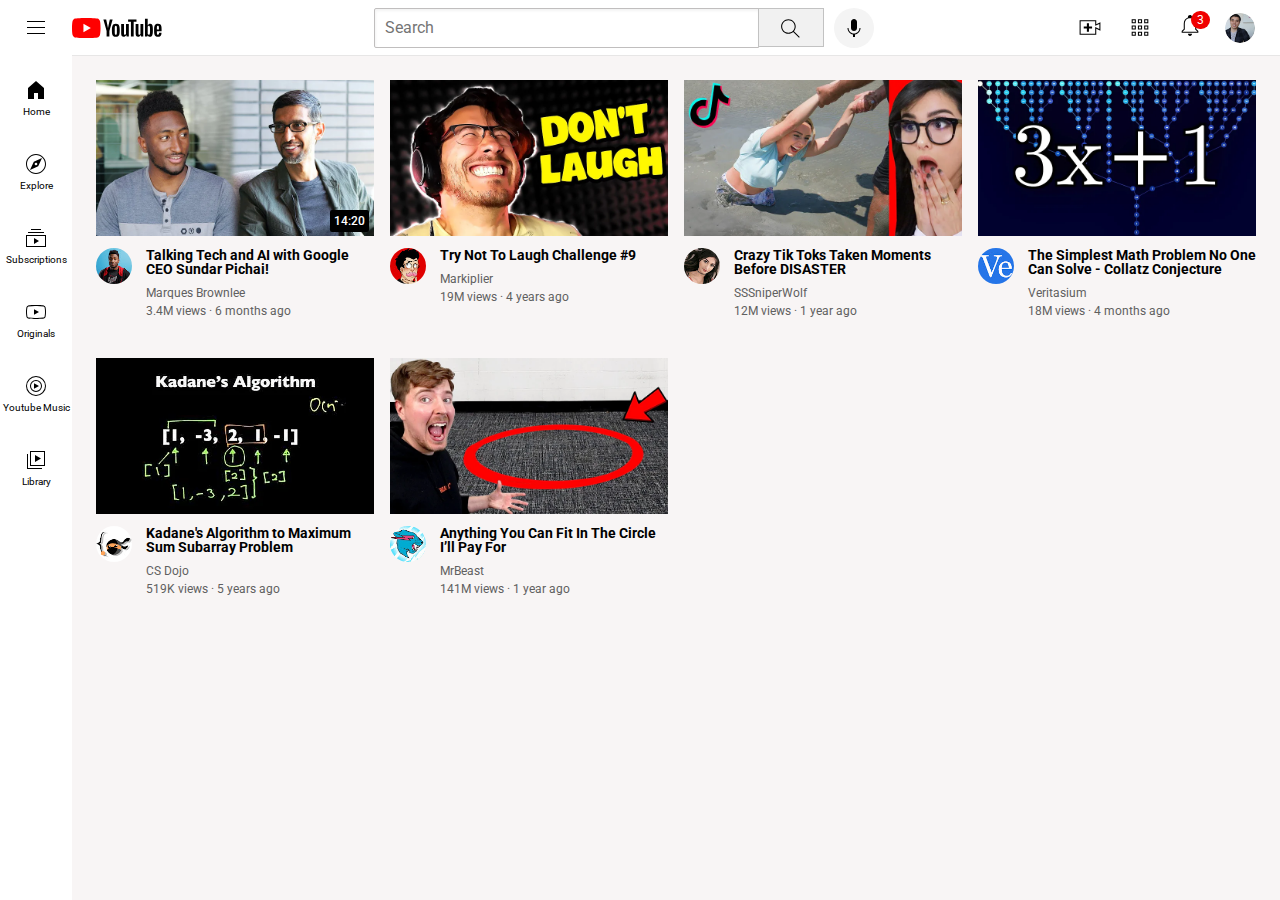
<file: index.html>
<!DOCTYPE html>
<html>
  <head>
    <title>Youtube.com Clone</title>
    <link rel="preconnect" href="https://fonts.googleapis.com">
<link rel="preconnect" href="https://fonts.gstatic.com" crossorigin>
<link href="https://fonts.googleapis.com/css2?family=Roboto:wght@300;400;700;900&display=swap" rel="stylesheet">
    <link rel="stylesheet" href="styles/general.css">
    <link rel="stylesheet" href="styles/video.css">
    <link rel="stylesheet" href="styles/header.css">
    <link rel="stylesheet" href="styles/sidebar.css">
  </head>
  <body>
    <div class="header">
        <div class="left-section">

            <img src="Icons/hamburger-menu.svg" class="hamburger-menu">

            <img src="Icons/youtube-logo.svg" class="youtube-logo">

        </div>
        <div class="middle-section">
            <input class="search-bar" input="text" placeholder="Search" />
            <button class="search-button">
                <img src="Icons/search.svg" class="search-icon">
            </button>
            <button class="voice-search-button">
                <img src="Icons/voice-search-icon.svg" class="voice-search-icon">
            </button>
        </div>
        <div class="right-section">
            <img src="Icons/upload.svg" class="upload-icon">
            <img src="Icons/youtube-apps.svg" class="youtube-apps-icon">
            <div class="notification-icon-container"> 
                <img src="Icons/notifications.svg" class="notification-icon">
                <div class="notification-count">3</div>
            </div>
           
            <img src="Channel-Pictures/my-channel.jpeg" class="my-channel-picture">
        </div>
        
    </div>

    <div class="sidebar">
        <div class="sidebar-link">
            <img src="Icons/home.svg">
            <div>Home</div>
        </div>
        <div class="sidebar-link" >
            <img src="Icons/explore.svg">
            <div>Explore</div>
        </div>
        <div class="sidebar-link">
            <img src="Icons/subscriptions.svg">
            <div>Subscriptions</div>
        </div>
        <div class="sidebar-link">
            <img src="Icons/originals.svg">
            <div>Originals</div>
        </div>
        <div class="sidebar-link">
            <img src="Icons/youtube-music.svg">
            <div>Youtube Music</div>
        </div>
        <div class="sidebar-link">
            <img src="Icons/library.svg">
            <div>Library</div>
        </div>
    </div>
   

    <div class="video-grid">
        <div class="video-preview">
            <div class="thumbnail-row">
                <img class="thumbnail" src="thumbnails/thumbnail-1.webp" />
                <div class="video-time">14:20</div>
            </div>
            <div class="video-info-grid">
              <div class="channel-picture">
                  <img class="profile-picture" src="Channel-Pictures/channel-1.jpeg">
              </div>
              <div class="video-info">
                  <p class="video-title">
                      Talking Tech and AI with Google CEO Sundar Pichai!
                    </p>
                    <p class="video-author">Marques Brownlee</p>
            
                    <p class="video-stats">3.4M views · 6 months ago</p>
              </div>    
            </div>
        </div>
        <div class="video-preview">
      
              <div class="thumbnail-row">
                  <img class="thumbnail" src="thumbnails/thumbnail-2.webp" />
              </div>
      
              <div class="video-info-grid">
                  <div class="channel-picture">
                      <img class="profile-picture" src="Channel-Pictures/channel-2.jpeg">
                  </div>
                  <div class="video-info">
                      <p class="video-title">Try Not To Laugh Challenge #9</p>
                      <p class="video-author">Markiplier</p>
                
                      <p class="video-stats">19M views · 4 years ago</p>
                  </div>
          
                
              </div>
              
        </div>
        <div class="video-preview">
              <div class="thumbnail-row">
                <img class="thumbnail" src="thumbnails/thumbnail-3.webp" />
            </div>
              <div class="video-info-grid">
                <div class="channel-picture">
                    <img class="profile-picture" src="Channel-Pictures/channel-3.jpeg">
                </div>
                <div class="video-info">
                    <p class="video-title">
                        Crazy Tik Toks Taken Moments Before DISASTER
                      </p>
                      <p class="video-author">SSSniperWolf</p>
              
                      <p class="video-stats">12M views · 1 year ago</p>
                </div>    
            </div>
        </div>
        <div class="video-preview">
        
                <div class="thumbnail-row">
                    <img class="thumbnail" src="thumbnails/thumbnail-4.webp" />
                </div>
        
                <div class="video-info-grid">
                    <div class="channel-picture">
                        <img class="profile-picture" src="Channel-Pictures/channel-4.jpeg">
                    </div>
                    <div class="video-info">
                        <p class="video-title">The Simplest Math Problem No One Can Solve - Collatz Conjecture</p>
                        <p class="video-author">Veritasium</p>
                  
                        <p class="video-stats">18M views · 4 months ago</p>
                    </div>
            
                  
                </div>
                 
        </div>
        <div class="video-preview">
            <div class="thumbnail-row">
              <img class="thumbnail" src="thumbnails/thumbnail-5.webp" />
              </div>
            <div class="video-info-grid">
              <div class="channel-picture">
                  <img class="profile-picture" src="Channel-Pictures/channel-5.jpeg">
              </div>
              <div class="video-info">
                  <p class="video-title">
                    Kadane's Algorithm to Maximum Sum Subarray Problem
                    </p>
                    <p class="video-author">CS Dojo</p>
            
                    <p class="video-stats">519K views · 5 years ago</p>
              </div>    
            </div>
      </div>
      <div class="video-preview">
      
              <div class="thumbnail-row">
                  <img class="thumbnail" src="thumbnails/thumbnail-6.webp" />
              </div>
      
              <div class="video-info-grid">
                  <div class="channel-picture">
                      <img class="profile-picture" src="Channel-Pictures/channel-6.jpeg">
                  </div>
                  <div class="video-info">
                      <p class="video-title">Anything You Can Fit In The Circle I’ll Pay For</p>
                      <p class="video-author">MrBeast</p>
                
                      <p class="video-stats">141M views · 1 year ago</p>
                  </div>
          
                
              </div>
              
      </div>
          </div>
            </div>
        
    </div>
    
  </body>
</html>
</file>
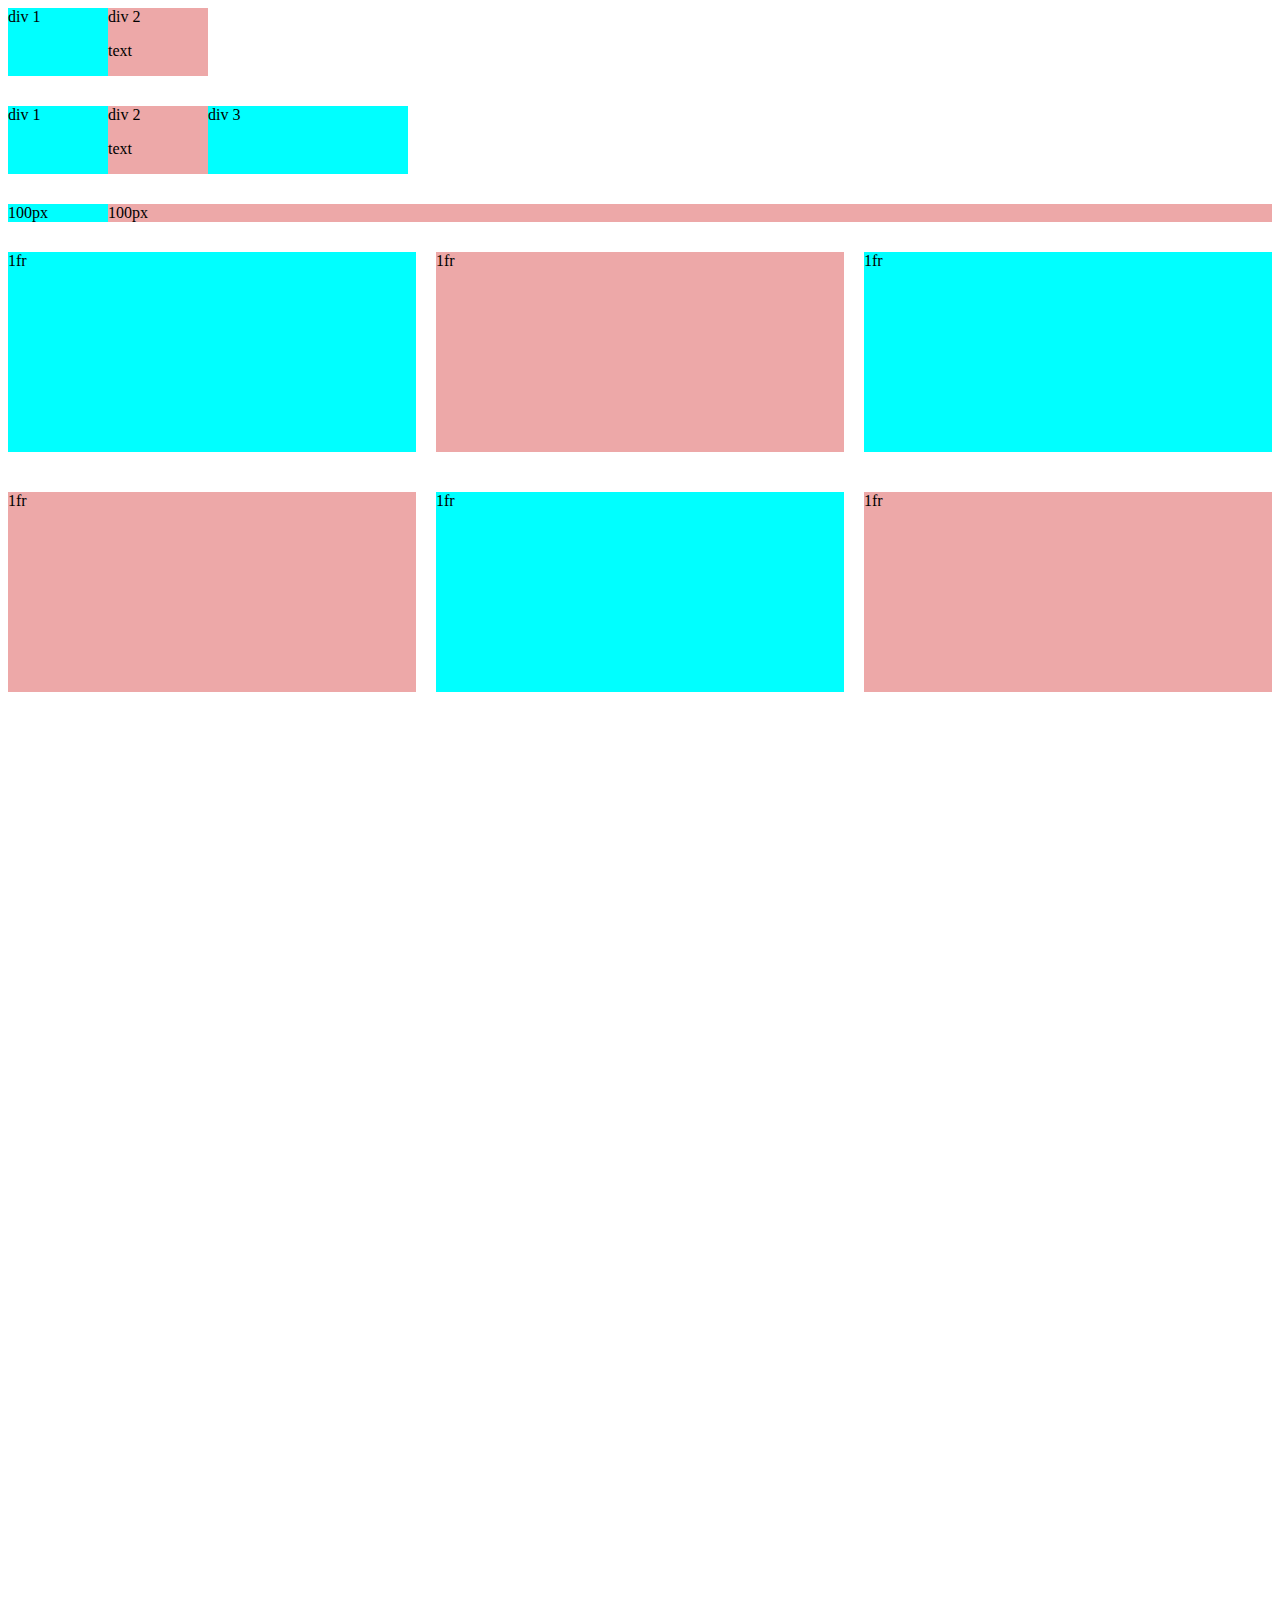
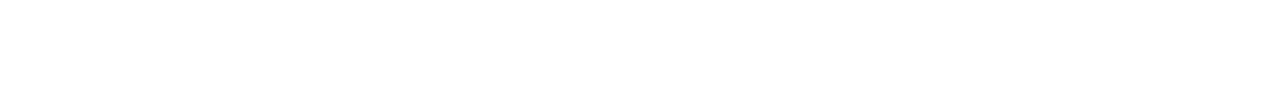
<file: grid.html>
<!DOCTYPE html>
<html>
    <head>
        <title>Grid Practice</title>
    </head>
    <body style="padding-bottom:1000px ;">
        <div style="display: grid;
        grid-template-columns: 100px 100px;">
            <div style="background-color:aqua">div 1</div>
            <div style="background-color:rgb(237, 168, 168)">div 2<p>text</p></div>
        </div>
        <div style="display: grid;
        grid-template-columns: 100px 100px 200px; margin-top: 30px;">
            <div style="background-color:aqua">div 1</div>
            <div style="background-color:rgb(237, 168, 168)">div 2<p>text</p></div>
            <div style="background-color:aqua">div 3</div>
        </div>
        <div style="display: grid;
        grid-template-columns: 100px 1fr; margin-top: 30px; ">
            <div style="background-color:aqua">100px</div>
            <div style="background-color:rgb(237, 168, 168)">100px</div>
            
        </div>
        <div style="display: grid;
        grid-template-columns: 1fr 1fr 1fr; margin-top: 30px;column-gap: 20px; row-gap:40px  ">
            <div style="background-color:aqua; height:200px">1fr</div>
            <div style="background-color:rgb(237, 168, 168); height:200px">1fr</div>
            <div style="background-color:aqua; height:200px">1fr</div>
            <div style="background-color:rgb(237, 168, 168); height:200px">1fr</div>
            <div style="background-color:aqua; height:200px">1fr</div>
            <div style="background-color:rgb(237, 168, 168); height:200px">1fr</div>
           
            
        </div>
    </body>
</html>
</file>
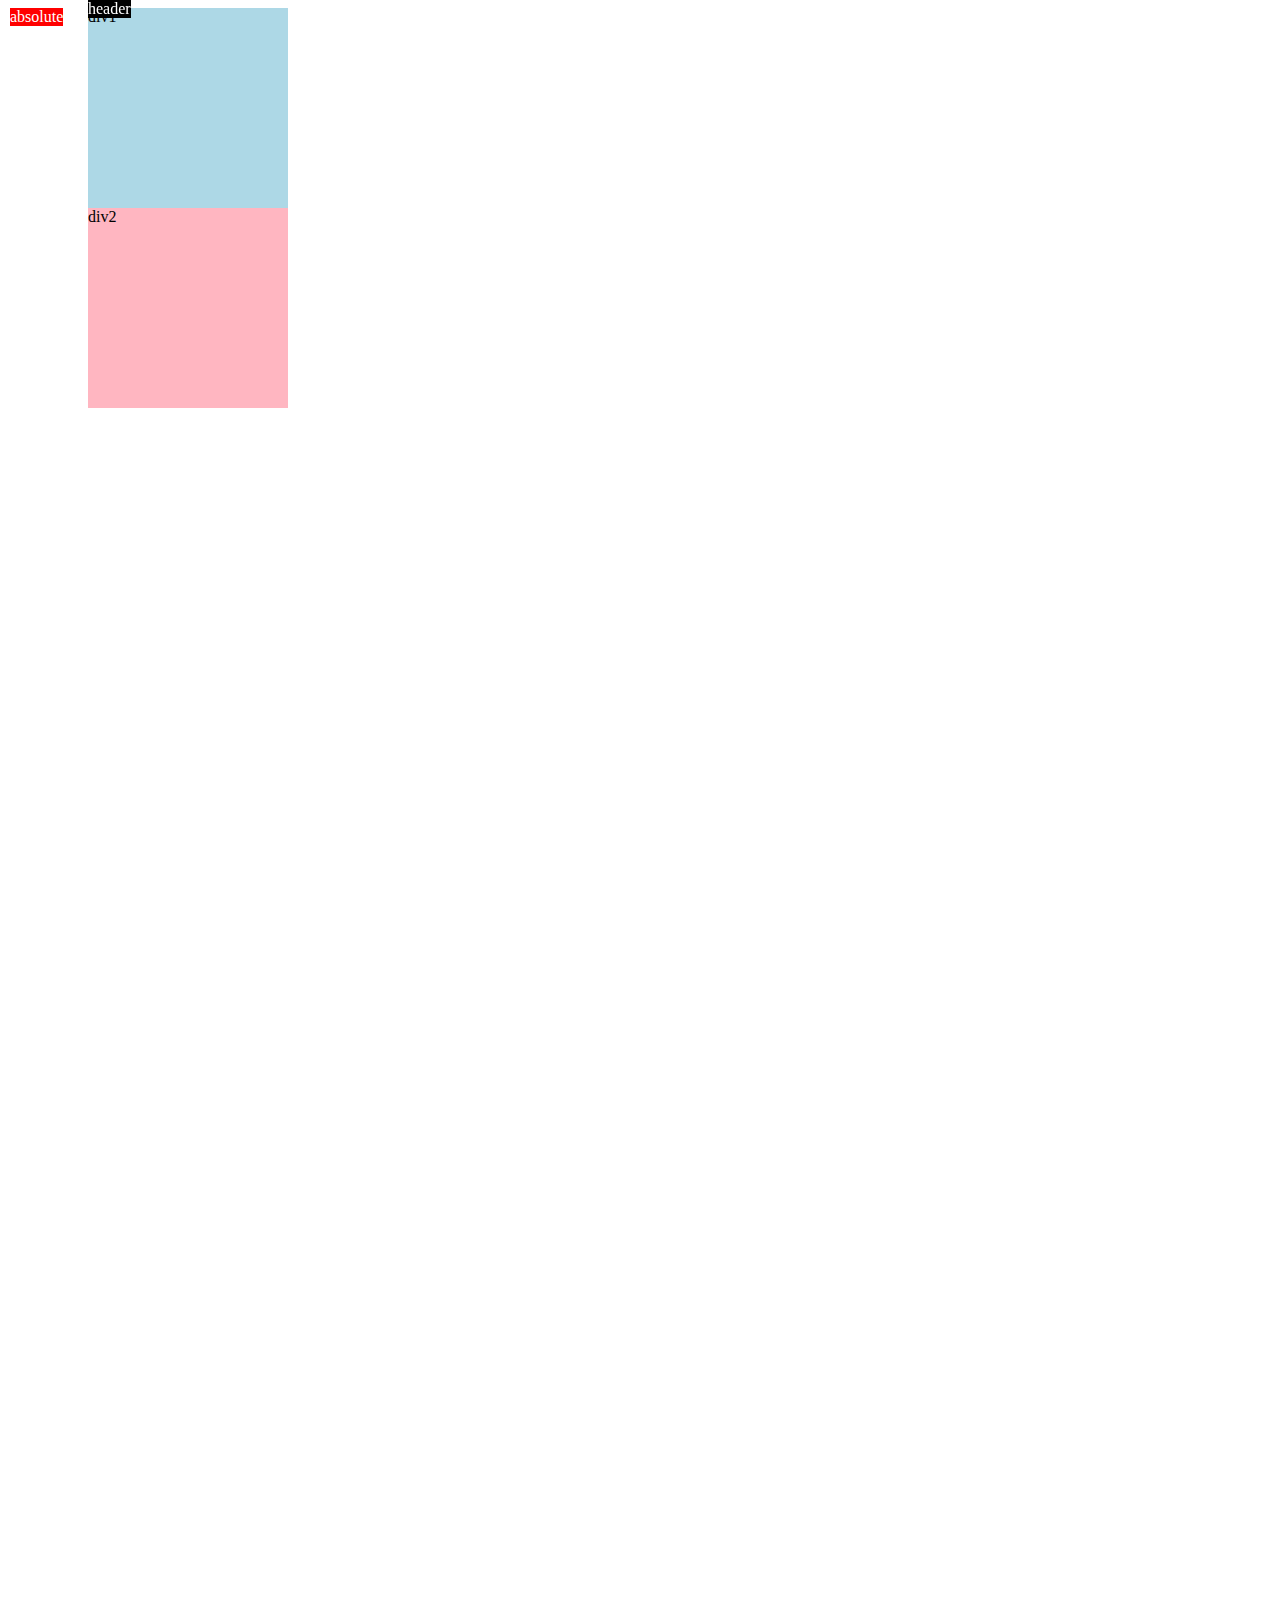
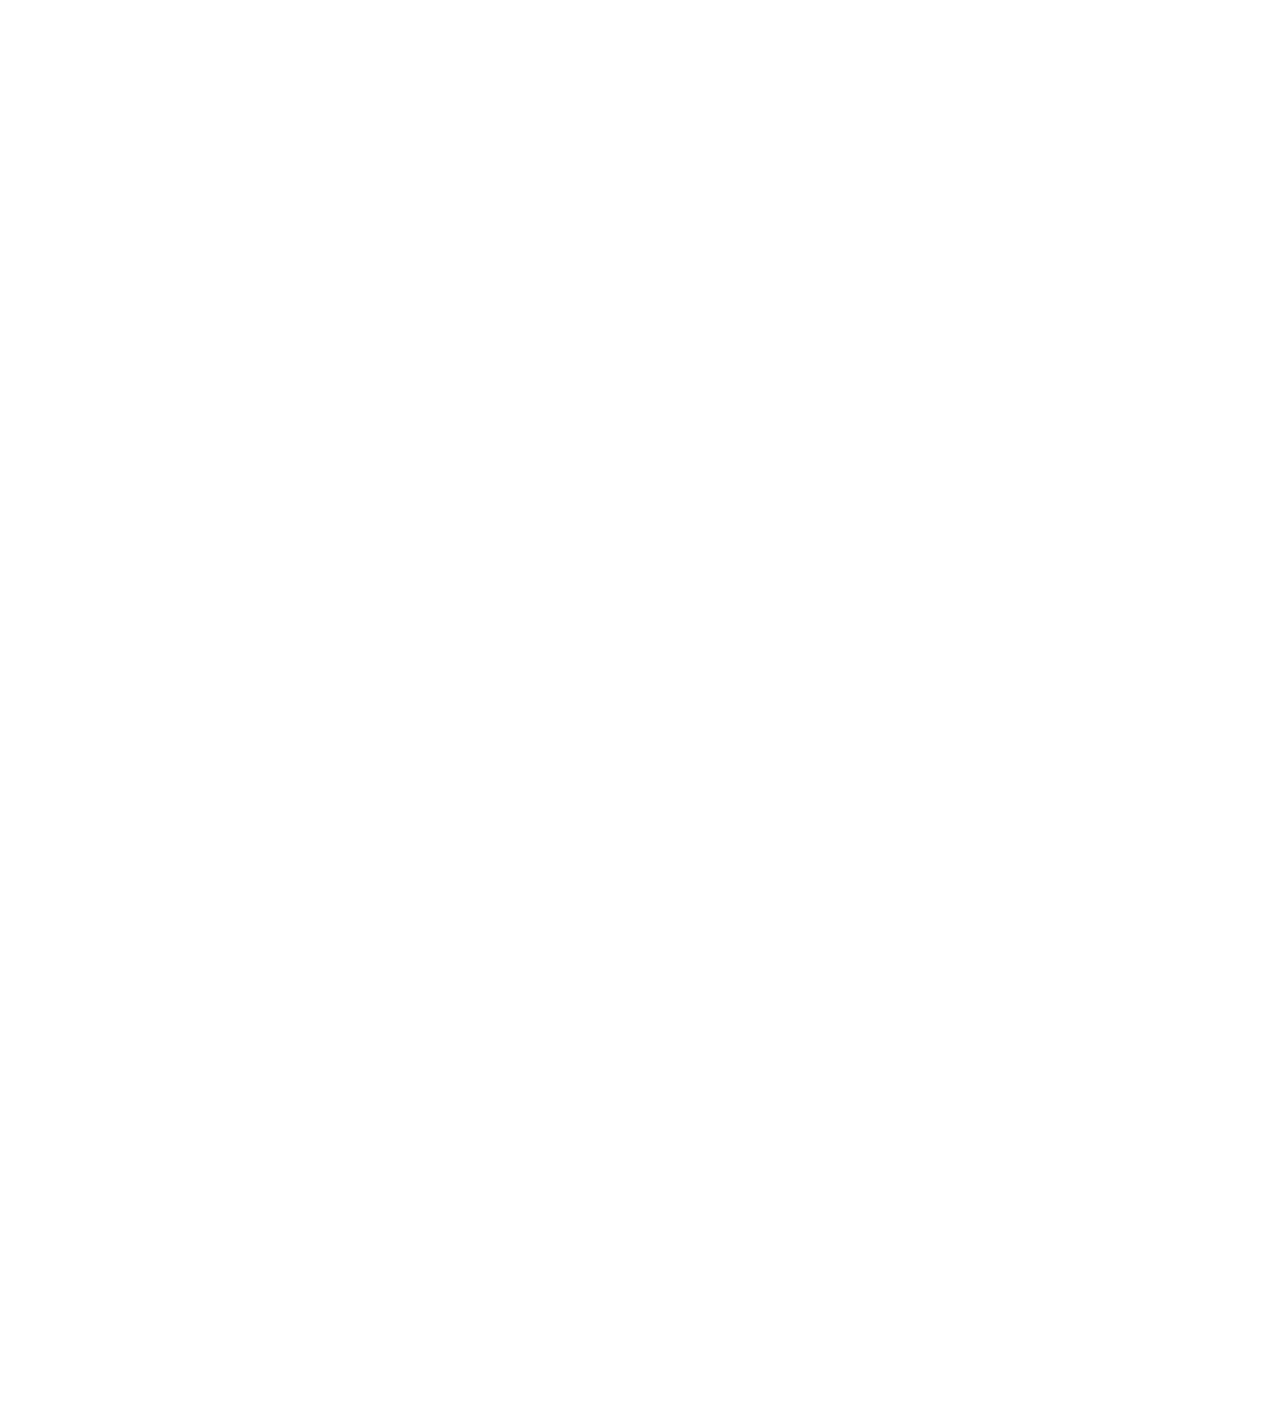
<file: position.html>
<!DOCTYPE html>
<html>
    <head>
        <title>position</title>
    </head>
    <body style="height:3000px; padding-left:80px">
        <div style="background-color: red; color:white; position:absolute; left:10px">absolute</div>
        <div style="background-color: black; color:white; position:fixed; top:0;" >header</div>
        <div style="background-color: lightblue; height:200px; width:200px
        ">
            div1
        </div>
        <div style="background-color: lightpink; height:200px; width:200px
        ">
            div2
        </div>
    </body>
</html>
</file>
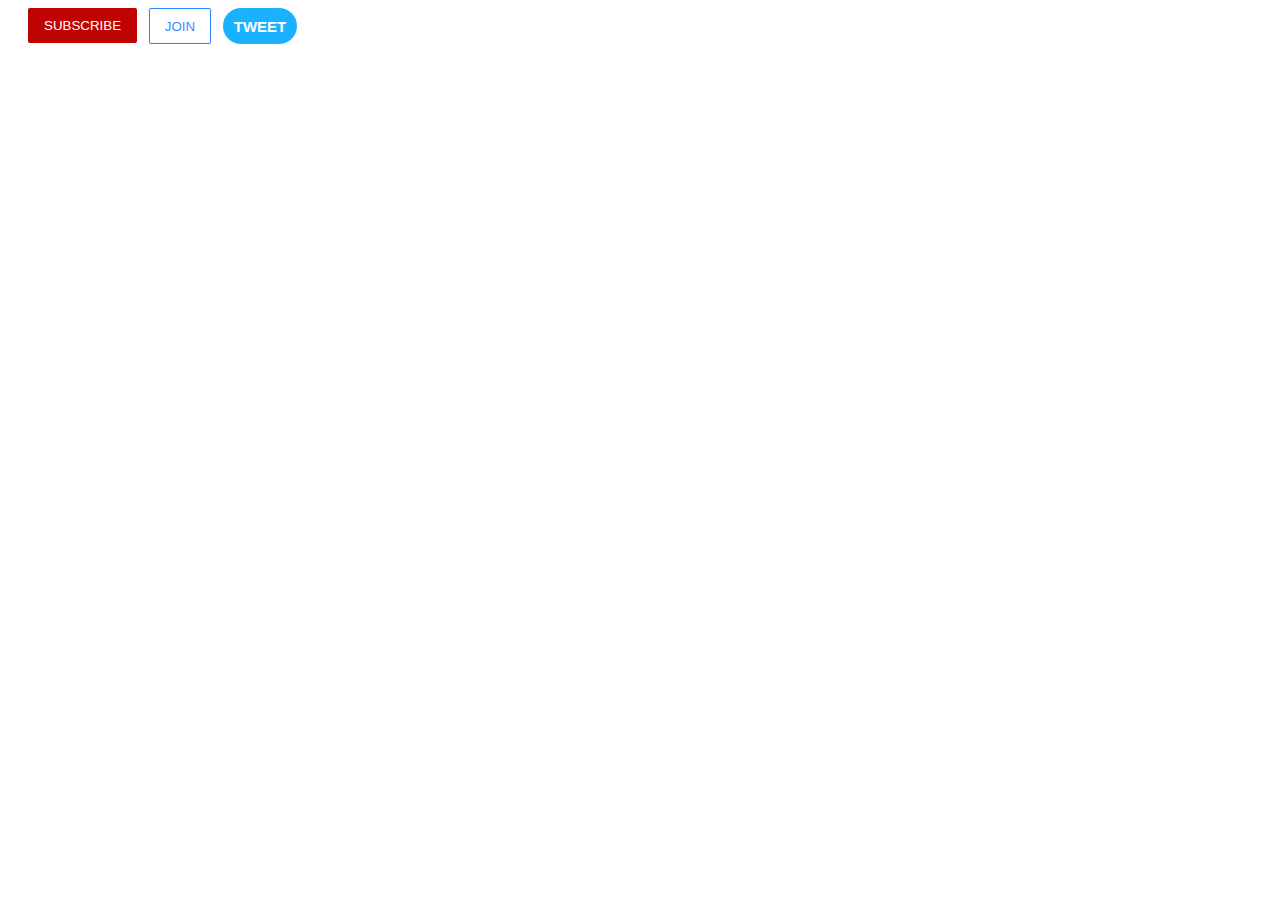
<file: intro-to-html/buttons.html>
<style>
.subscribe-button{
    background-color: rgb(191, 3, 3);
    color: white;
    border: none;
    padding-left: 16px;
    padding-right: 16px;
    padding-top: 10px;
    padding-bottom: 10px;
    border-radius: 2px;
    cursor: pointer;
    margin-right: 8px;
    margin-left: 20px;
    transition: opacity 0.15s;
    vertical-align: top;
}

.subscribe-button:hover{
    
    opacity: 0.8;

}

.subscribe-button:active{
   opacity: 0.5;
}

.join-button{
    background-color: white;
    border-color: rgba(0, 106, 255, 0.823);
    border-style: solid;
    border-width: 1px;
    color:rgba(0, 106, 255, 0.823);
    height: 36px;
    width: 62px;
    border-radius: 2px;
    cursor: pointer;
    transition: background-color 0.15s, color 0.15s; 
    margin-right: 8px;
    vertical-align: top;
   
}

.join-button:hover{
    background-color: rgba(0, 106, 255, 0.823);
    color: white;
}

.join-button:active{
    opacity: 0.7;
}



.tweet-button{
    background-color: rgba(2, 170, 254, 0.905);
    color: white;
    border: none;
    height: 36px;
    width: 74px;
    border-radius: 18px;
    font-weight: bold;
    font-size: 15px;
    cursor: pointer;
    transition: box-shadow 0.15s;
    vertical-align: top;
    
}

.tweet-button:hover{
    box-shadow: 5px 5px 10px rgba(0, 0, 0, 0.15);
}
</style>
<body>
    <button class="subscribe-button">SUBSCRIBE</button>
    <button class="join-button">JOIN</button>
    <button class="tweet-button">TWEET</button>
</body>
</file>
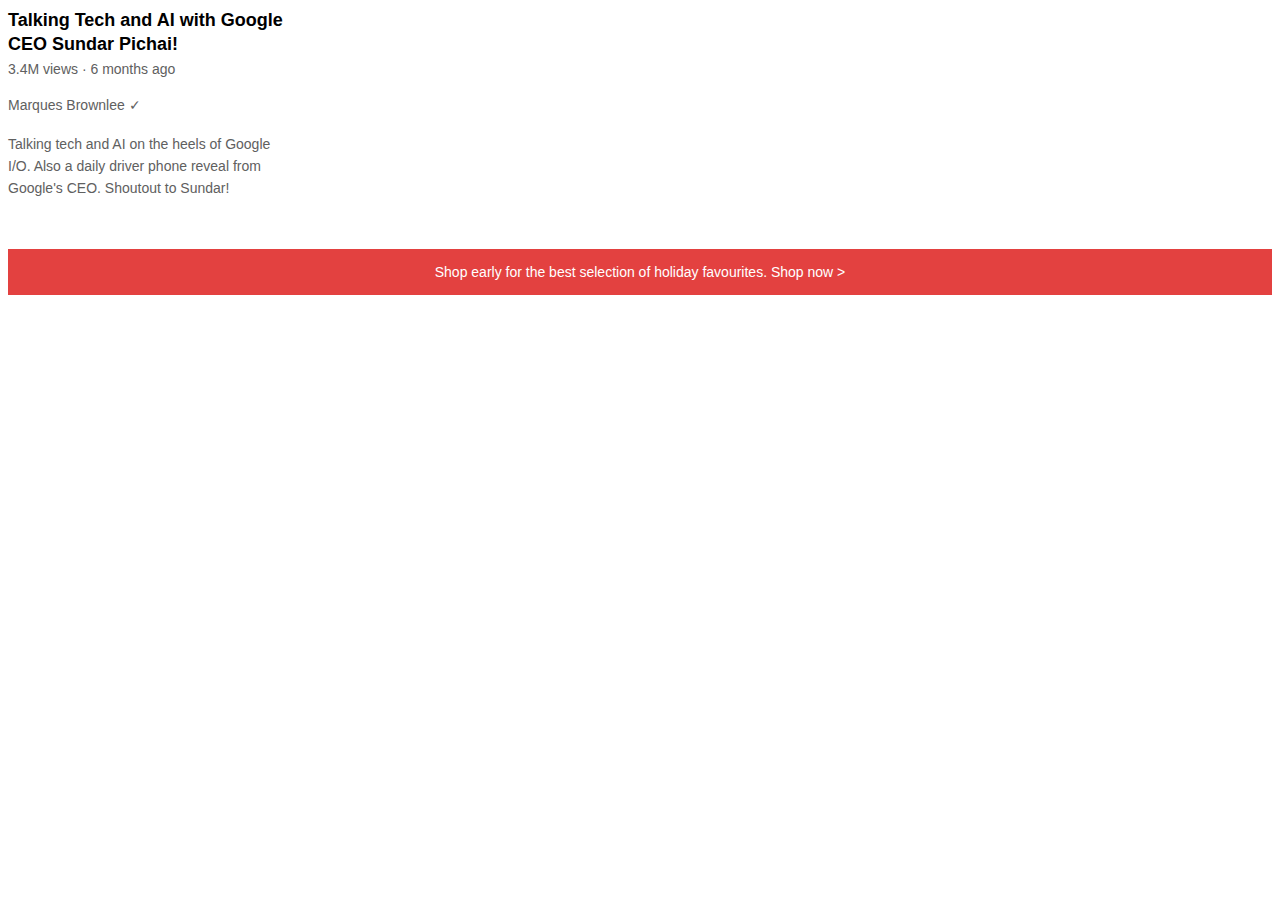
<file: intro-to-html/text.html>
<style>
    p{
        font-family: arial;
        margin-top: 0px;
        margin-bottom: 0px;
    }
.video-title{
    
    font-weight: bold;
    font-size: 18px;
    width: 280px;
    line-height: 24px;
    margin-bottom: 5px;
}

.video-stats{
    
    font-size: 14px;
    color:rgb(96, 96, 96);
    margin-top: 0;
    margin-bottom: 20px;
}

.video-author{
    margin-top: 0px;
    
    color:rgb(96, 96, 96);
    font-size: 14px;
    margin-bottom: 20px;
}

.video-descirption{
  
    color:rgb(96, 96, 96);
    font-size: 14px;
    width: 280px;
    line-height: 22px;
    
}

.apple-text{
    padding-top: 15px;
    padding-bottom: 15px;
    padding-right: 20px;
    padding-left: 20px;
    background-color: rgb(227, 65, 64);
    text-align: center;
    color: white;
    margin-top: 50px;
    font-size: 14px;
}

.apple-text span:hover{
    text-decoration: underline;
    cursor: pointer;
}
</style>

<body>

<p class="video-title">Talking Tech and AI with Google CEO Sundar Pichai!</p>

<p class="video-stats">
    3.4M views &#183; 6 months ago
</p>

<p class="video-author">
    Marques Brownlee ✓

</p>

<p class="video-descirption">
    Talking tech and AI on the heels of Google I/O. Also a daily driver phone reveal from Google's CEO. Shoutout to Sundar! 
</p>

<p class="apple-text">
    Shop early for the best selection of holiday favourites. <span>Shop now ></span> 
</p>

</body>
</file>
<file: styles/general.css>
p{
    font-family: roboto, Arial;
    margin-top: 0;
    margin-bottom: 0;
}

body{
    margin:0;
    padding-top: 80px;
    padding-left: 96px;
    padding-right: 24px;
    background-color: rgb(248, 245, 245);
}
</file>
<file: styles/video.css>
.thumbnail {
width: 100%;

}

.video-title{
margin-top: 0px;
font-size: 14px;
font-weight: 700;
line-height: 14px;
margin-bottom: 10px;
}
.video-info-grid{
display: grid;
grid-template-columns: 50px 1fr;
}

.profile-picture{
width: 36px;
border-radius: 20px;

}

.thumbnail-row{
margin-bottom: 8px;
position: relative;
}
.video-author,
.video-stats{
font-size: 12px;
color: rgb(96,96,96);

}
.video-author{
margin-bottom: 4px;
}
.video-grid{
display: grid;
grid-template-columns: 1fr 1fr 1fr;
column-gap: 16px;
row-gap: 40px;
}

@media(max-width:750px){
    .video-grid{
        grid-template-columns: 1fr 1fr;
    }
}

@media(min-width:751px) and (max-width:999px){
    .video-grid{
        grid-template-columns: 1fr 1fr 1fr;
    }
}

@media(min-width:1000px){
    .video-grid{
        grid-template-columns: 1fr 1fr 1fr 1fr;
    }
}
.video-time{
    background-color: black;
    color: white;
    position: absolute;
    bottom: 8px;
    right: 5px;
    font-family: roboto, arial;
    font-size: 12px;
    font-weight: 500;
    padding-left: 4px;
    padding-right: 4px;
    padding-top: 4px;
    padding-bottom: 4px;
    border-radius: 2px;

}
</file>
<file: styles/header.css>
.header{
    height:55px;
    display:flex;
    flex-direction: row;
    justify-content: space-between;
    position: fixed;
    top: 0;
    left: 0;
    right: 0;
    z-index: 100;
    background-color: white;
    border-bottom-width: 1px;
    border-bottom-style: solid;
    border-bottom-color: rgb(231, 230, 230);
}

.left-section{
    
 
 display: flex;
 align-items: center;
 
}
.hamburger-menu{
    height: 24px;
    margin-left: 24px;
    margin-right: 24px;
}
.youtube-logo{
    height: 20px;
}

.middle-section{
    
    flex: 1;
    margin-left: 70px;
    margin-right: 35px;
    max-width: 500px;
   
    align-items: center;
    display: flex;

}
.search-bar{
    flex: 1;
    height: 36px;
    padding-left: 10px; 
    font-size: 16px;
    border-width: 1px;
    border-style: solid;
    border-color: rgb(192, 190, 190);
    border-radius: 2px;
    border-top-right-radius: 0;
    border-bottom-right-radius: 0;
    box-shadow: inset 1px 2px 3px rgba(0,0,0,0.05);
    width: 0;
}
.search-button{
    height: 39px;
    width: 66px;
    border-color: rgb(194, 194, 194);
    background-color: rgb(241, 241, 241);
    border-style: solid;
    border-width: 1px;
    margin-left: -1px;
    margin-right: 10px;
}
.search-icon{
    height: 25px;
    margin-top: 4px;
}
.voice-search-button{
    height: 40px;
    width: 40px;
    border-radius: 20px;
    border: none;
    background-color: rgb(244, 244, 244);
}
.voice-search-icon{
    height: 24px;
    margin-top: 4px;
    
}
.search-bar::placeholder{
    font-family:roboto, Arial;
    font-size: 16px;
}

.right-section{
    
    width: 180px;
    
    display: flex;
    align-items: center;
    justify-content: space-between;
    margin-left: 25px;
    margin-right: 25px;
    flex-shrink: 0;
}
.upload-icon{
    height: 25px;
    width: 30px;
}
.youtube-apps-icon{
    height: 25px;
    width: 30px;
}
.notification-icon{
    height: 25px;
    width: 30px;
}
.notification-icon-container{
    position: relative;
}
.notification-count{
    position: absolute;
    top: -2px;
    right: -5px;
    background-color: rgb(240, 0, 0);
    color: white;
    font-family: roboto, arial;
    font-size: 12px;
    padding-left: 6px;
    padding-right: 6px;
    padding-top: 2px;
    padding-bottom: 2px;
    border-radius: 10px;
}
.my-channel-picture{
    height: 30px;
    width: 30px;
    border-radius: 15px;
}
</file>
<file: styles/sidebar.css>
.sidebar{
    
    width:72px;
    background-color: white;
    position:fixed;
    bottom: 0;
    left: 0;
    top:55px;
    z-index: 200;
    padding-top: 5px;

}
.sidebar-link{
    
    height: 74px;
    display: flex;
    justify-content: center;
    align-items: center;
    flex-direction:column;
    cursor: pointer;

}
.sidebar-link:hover{
    background-color: rgb(234, 234, 234);
}

.sidebar-link img{
    height: 24px;
    margin-bottom: 4px;
}

.sidebar-link div{
    font-family: roboto, arial;
    font-size: 10px;
}
</file>
